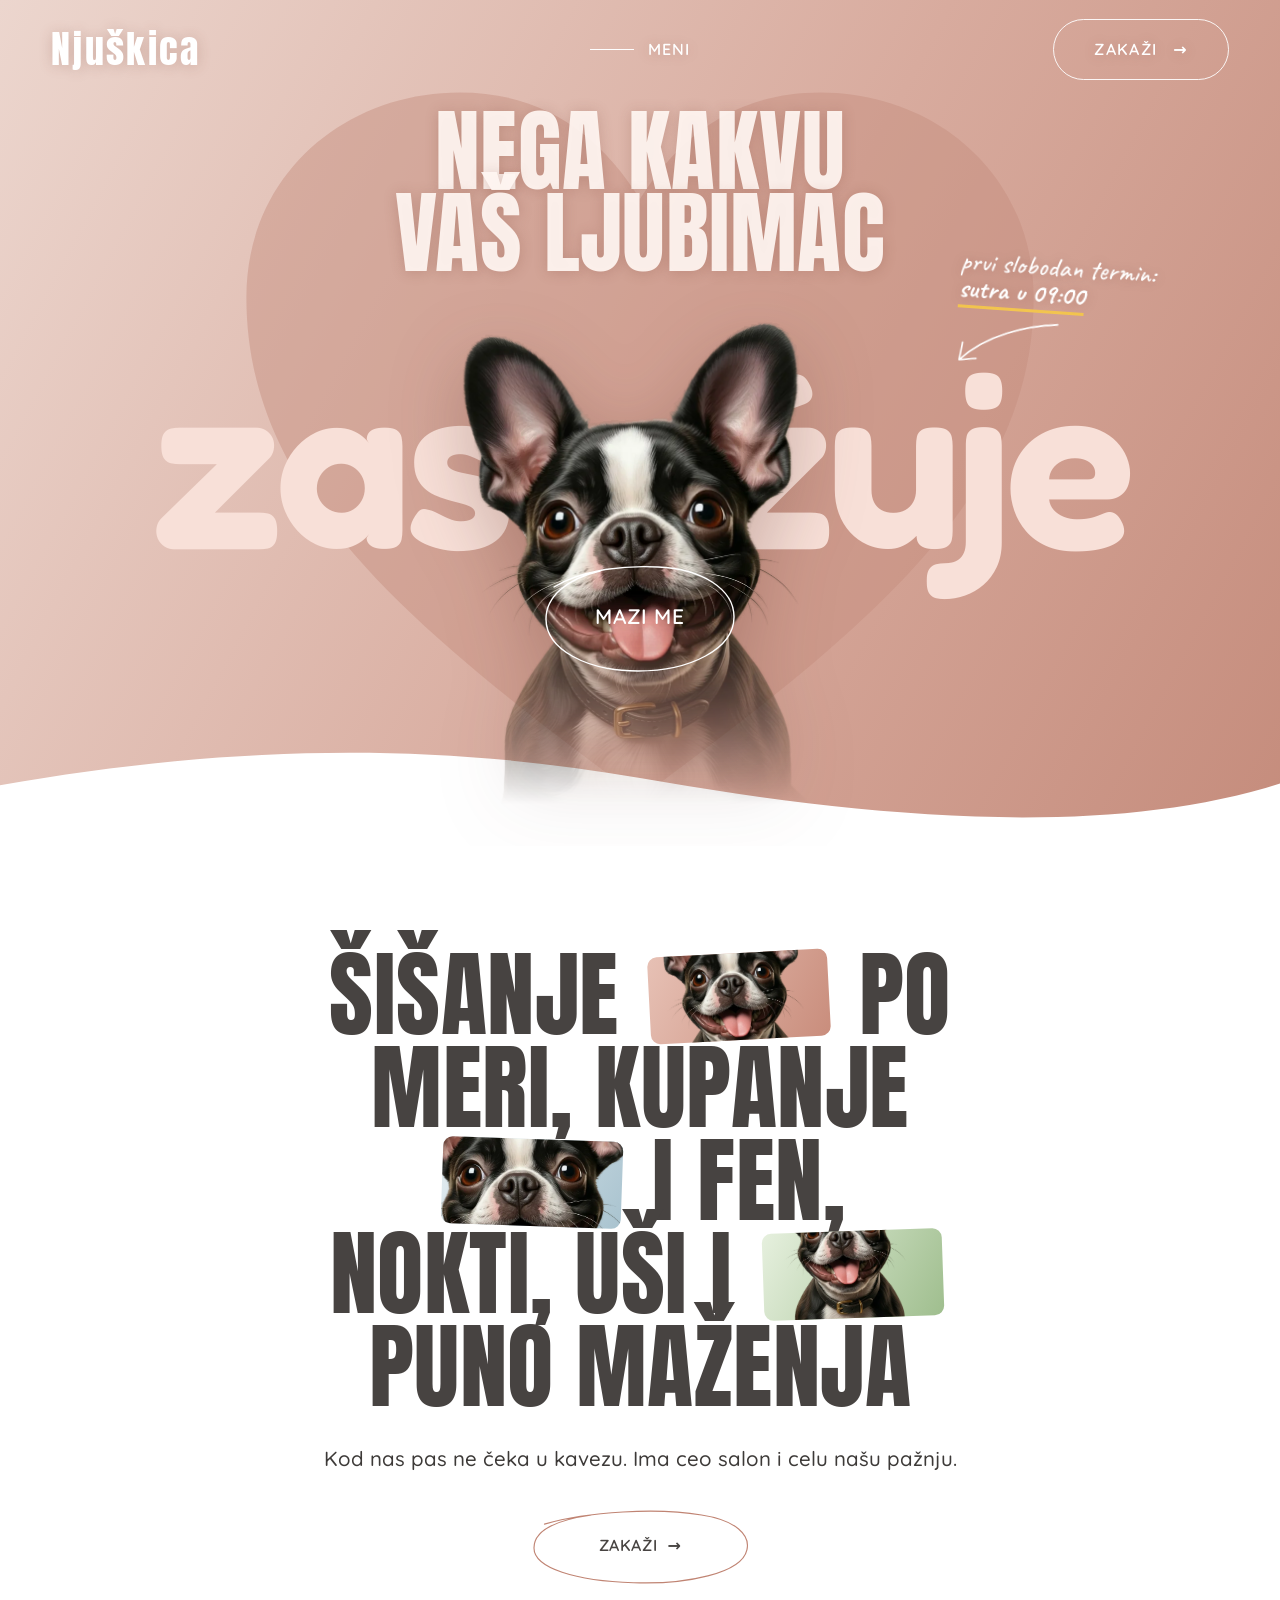
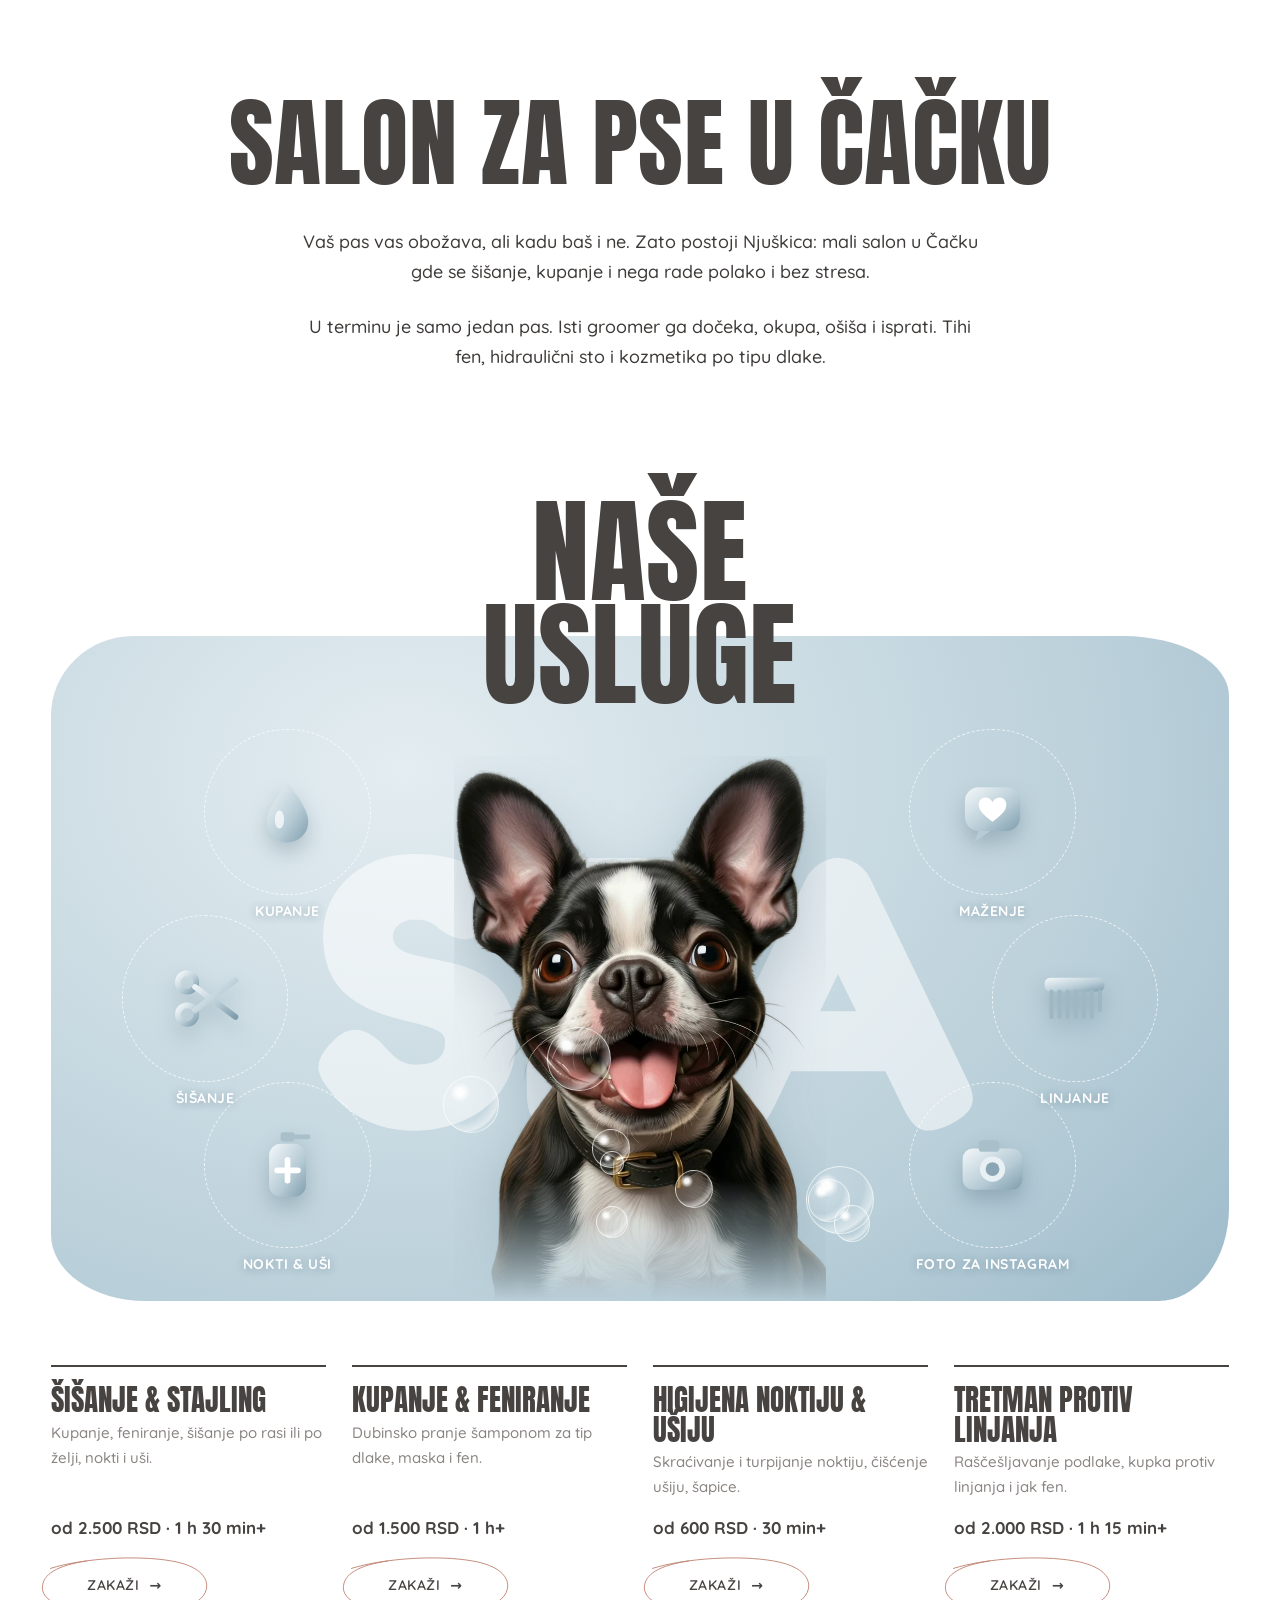
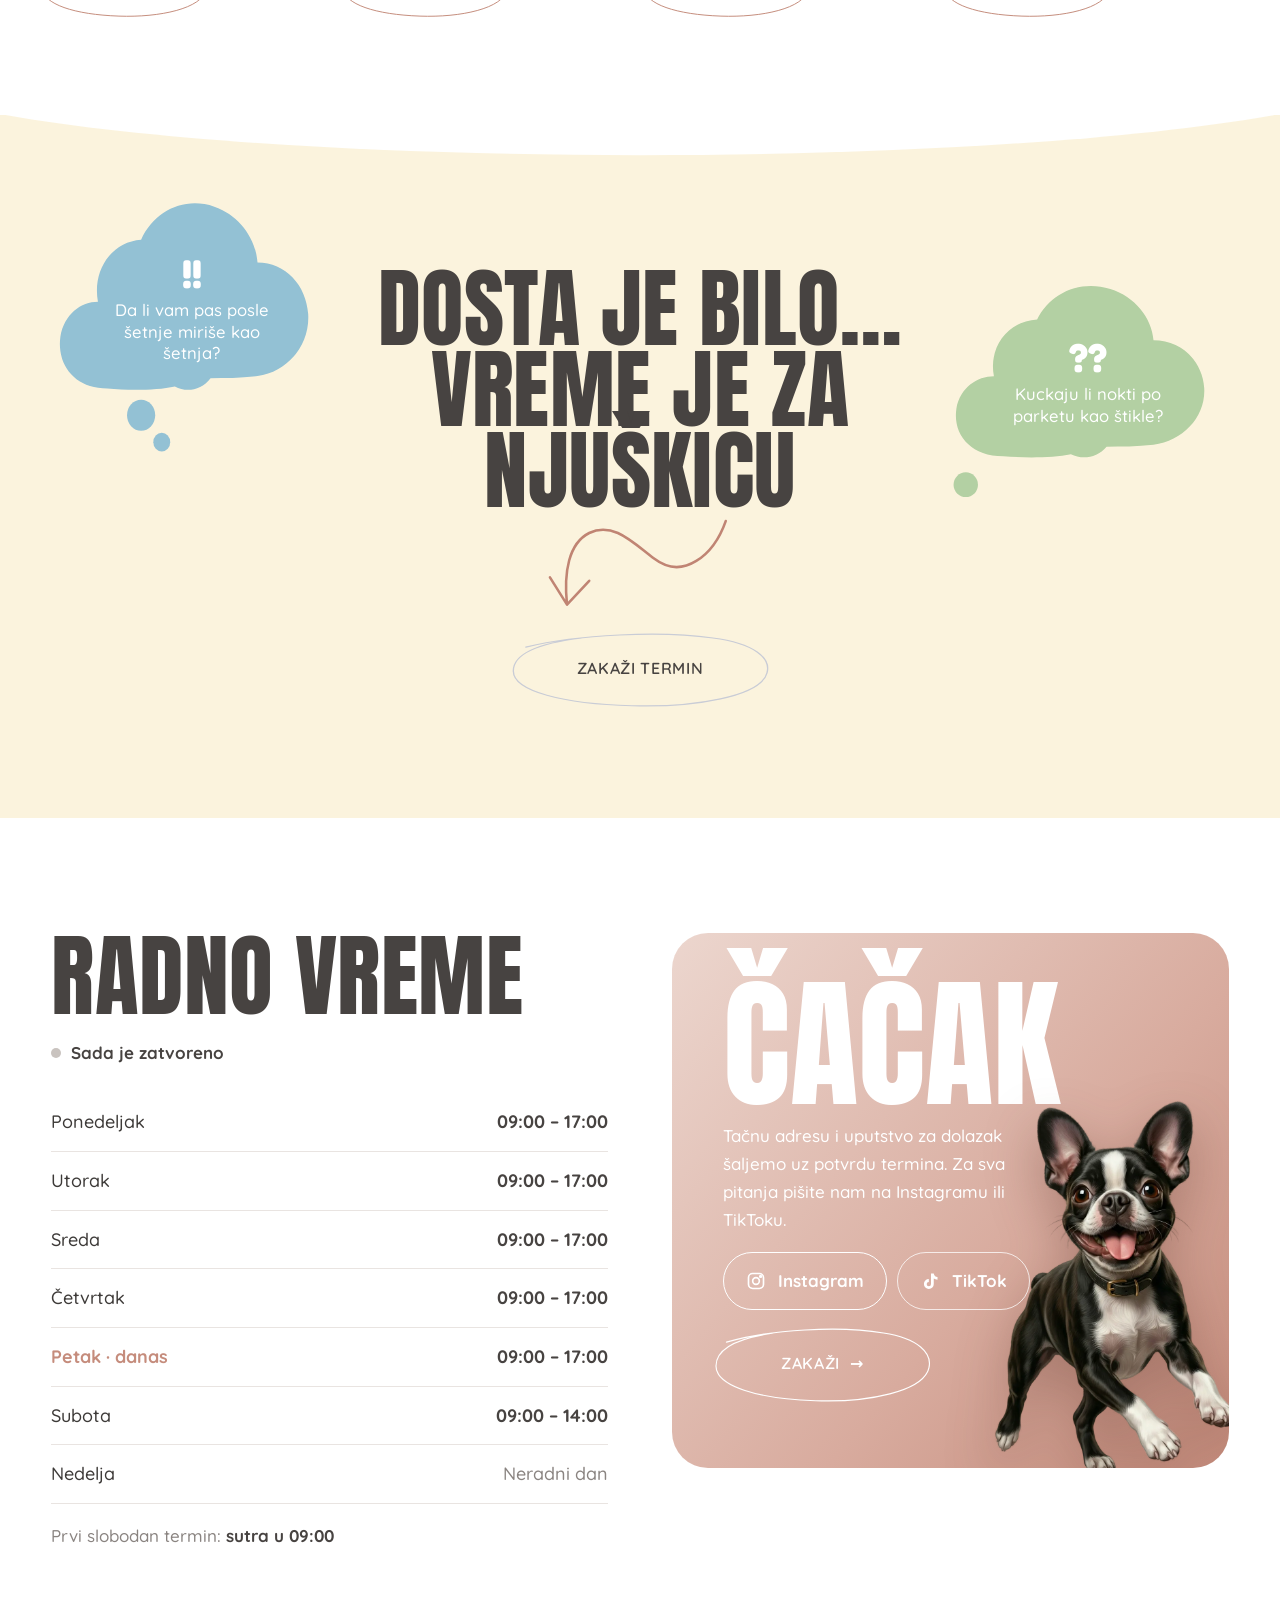
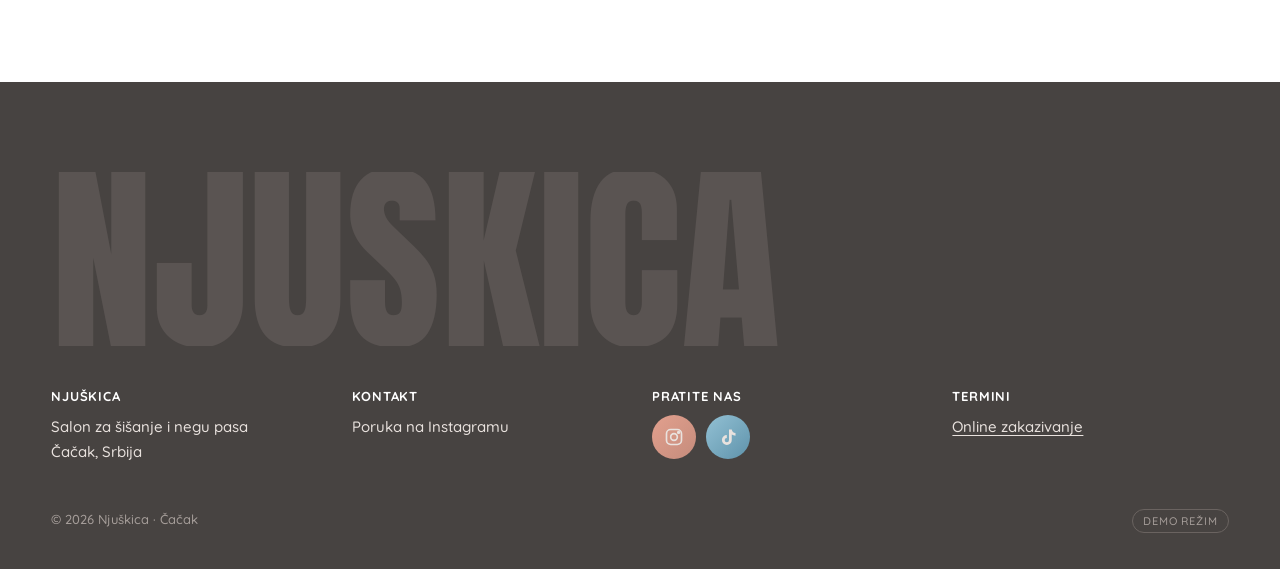
<file: index.html>
<!doctype html>
<html lang="sr-Latn">
<head>
<meta charset="utf-8">
<meta name="viewport" content="width=device-width,initial-scale=1,viewport-fit=cover">
<meta name="description" content="Njuškica – salon za šišanje i negu pasa u Čačku. Šišanje, kupanje, nokti, uši i tretman protiv linjanja. Zakažite termin online.">
<meta name="theme-color" content="#d8ab9e">
<meta property="og:type" content="website">
<meta property="og:url" content="https://janamalisic.github.io/njuskica/">
<meta property="og:title" content="Njuškica – salon za šišanje i negu pasa, Čačak">
<meta property="og:description" content="Nega kakvu vaš ljubimac zaslužuje. Jedan pas po terminu, bez kaveza. Zakažite termin online.">
<meta property="og:image" content="https://janamalisic.github.io/njuskica/apple-touch-icon.png">
<link rel="canonical" href="https://janamalisic.github.io/njuskica/">
<link rel="icon" href="favicon.png" type="image/png" sizes="64x64">
<link rel="apple-touch-icon" href="apple-touch-icon.png">
<style>[hidden]{display:none!important}html,body{margin:0}img{max-width:100%}:root{padding-top:env(safe-area-inset-top,0px);padding-bottom:env(safe-area-inset-bottom,0px)}</style>
<title>Njuškica · Salon za šišanje i negu pasa u Čačku</title>
<link rel="preconnect" href="https://fonts.googleapis.com">
<link rel="preconnect" href="https://fonts.gstatic.com" crossorigin>
<link rel="preload" as="image" href="pas-portret.webp" type="image/webp" fetchpriority="high">
<script type="application/ld+json">
{"@context":"https://schema.org","@type":"LocalBusiness","name":"Njuškica","description":"Salon za šišanje i negu pasa u Čačku. Jedan pas po terminu.","url":"https://janamalisic.github.io/njuskica/","image":"https://janamalisic.github.io/njuskica/apple-touch-icon.png","areaServed":"Čačak","address":{"@type":"PostalAddress","addressLocality":"Čačak","addressCountry":"RS"},"sameAs":["https://www.instagram.com/salon_za_sisanje_pasanjuskica/","https://www.tiktok.com/@salon_za_sisanje_pasanjuskica"],"openingHoursSpecification":[{"@type":"OpeningHoursSpecification","dayOfWeek":["Monday","Tuesday","Wednesday","Thursday","Friday"],"opens":"09:00","closes":"17:00"},{"@type":"OpeningHoursSpecification","dayOfWeek":"Saturday","opens":"09:00","closes":"14:00"}]}
</script>
<link rel="stylesheet" href="https://fonts.googleapis.com/css2?family=Anton&family=Caveat:wght@600;700&family=Fredoka:wght@500;600;700&family=Quicksand:wght@400;500;600;700&display=swap">
<link rel="stylesheet" href="style.css">

</head>
<body>
<!-- ============================================================
     SLIKA BOSTONCA
     Slike psa (PNG sa providnom pozadinom):
       pas-portret.png — početni ekran (glava), SPA oblak
       pas-sedi.png    — izbor veličine psa u zakazivanju
       pas-trci.png    — kartica „Čačak", potvrda termina
     Zamenite fajl istog imena da promenite sliku.
     ============================================================ -->

<header class="hero" id="top">
  <nav class="nav" aria-label="Glavna navigacija">
    <!-- LOGO: kad dobijete logo, zamenite tekst slikom, npr. <img src="logo.png" alt="Njuškica"> -->
    <a class="logo" href="#top" aria-label="Njuškica, početak">Njuškica</a>
    <button class="menu-btn" id="menuBtn" aria-haspopup="dialog"><i></i>MENI</button>
    <button class="pill-out" data-book>Zakaži <span aria-hidden="true">→</span></button>
  </nav>

  <svg class="hero-heart" viewBox="0 0 100 90" aria-hidden="true"><path d="M50 88C20 66 2 50 2 27 2 12 14 2 28 2c10 0 17 5 22 13C55 7 62 2 72 2c14 0 26 10 26 25 0 23-18 39-48 61Z"/></svg>
  <h1 class="hero-title"><span>Nega kakvu</span><span>vaš ljubimac</span><span class="sr"> zaslužuje</span></h1>
  <div class="hero-word" id="heroWord" aria-hidden="true"></div>

  <svg width="0" height="0" style="position:absolute" aria-hidden="true"><defs>
        <linearGradient id="rg" x1="0" y1="0" x2="1" y2="1"><stop offset="0" stop-color="#fbe3da"/><stop offset=".55" stop-color="#eebcad"/><stop offset="1" stop-color="#d79a88"/></linearGradient>
        <linearGradient id="rg2" x1="0" y1="0" x2="0" y2="1"><stop offset="0" stop-color="#f6cfc3"/><stop offset="1" stop-color="#cf8d7b"/></linearGradient>
        <linearGradient id="metal" x1="0" y1="0" x2="1" y2="0"><stop offset="0" stop-color="#b9745f"/><stop offset=".45" stop-color="#ffe6dc"/><stop offset="1" stop-color="#a8624f"/></linearGradient>
        <radialGradient id="hg" cx=".35" cy=".3" r=".85"><stop offset="0" stop-color="#ffece5"/><stop offset=".55" stop-color="#eeb8a8"/><stop offset="1" stop-color="#c98472"/></radialGradient>
        <radialGradient id="lockg" cx=".35" cy=".3" r=".8"><stop offset="0" stop-color="#ffe9e1"/><stop offset=".5" stop-color="#e9ad9b"/><stop offset="1" stop-color="#b8705e"/></radialGradient>
        <linearGradient id="ib" x1="0" y1="0" x2="1" y2="1"><stop offset="0" stop-color="#f4f8fa"/><stop offset=".6" stop-color="#b6cbd5"/><stop offset="1" stop-color="#7f9dad"/></linearGradient>
      </defs></svg>


  <!-- hand-written note -->
  <button class="note n-right" data-depth="24" data-book>
    <span>prvi slobodan termin:<br><b data-next-free>…</b></span>
    <svg viewBox="0 0 160 90" aria-hidden="true"><path d="M150 12C112 16 62 30 30 64M30 64l3-22M30 64l21-3"/></svg>
  </button>


  <div class="hero-dog" id="heroDog"><picture><source srcset="pas-portret.webp" type="image/webp"><img src="pas-portret.png" width="720" height="1057" alt="Boston terijer, maskota salona Njuškica" fetchpriority="high"></picture></div>
  <button class="pet-me" id="petMe" aria-label="Pomazi psa">
    <svg viewBox="0 0 200 120" aria-hidden="true"><path d="M14 30C40 14 80 8 118 10c44 2 76 22 76 50 0 32-44 54-96 54C46 114 6 92 6 62 6 40 26 22 60 14"/></svg>
    MAZI ME
  </button>


  <svg class="wave" viewBox="0 0 1440 130" preserveAspectRatio="none" aria-hidden="true"><path d="M0 60C240 18 470 8 720 52s520 70 720 6V130H0Z"/></svg>
</header>

<main>
  <section class="statement wrap">
    <h2 class="display reveal">Šišanje
      <span class="pic" style="--t:-3deg"><img src="pas-portret.webp" alt="" style="--zh:260%;--x:5%;--y:-72%"></span>
      po meri, kupanje
      <span class="pic" style="--a:#e5eef2;--b:#a9c3cf;--t:2deg"><img src="pas-portret.webp" alt="" style="--zh:400%;--x:-20%;--y:-110%"></span>
      i fen, nokti, uši i
      <span class="pic" style="--a:#e6f0de;--b:#9fbe8e;--t:-2deg"><img src="pas-portret.webp" alt="" style="--zh:230%;--x:8%;--y:-88%"></span>
      puno maženja</h2>
    <p class="reveal">Kod nas pas ne čeka u kavezu. Ima ceo salon i celu našu pažnju.</p>
    <button class="sketch reveal" data-book>
      <svg viewBox="0 0 260 90" preserveAspectRatio="none" aria-hidden="true"><path d="M20 22C70 8 150 4 200 12c40 6 56 22 52 38-6 26-70 38-130 36C56 84 8 70 8 48 8 30 30 18 74 12"/></svg>
      Zakaži <span class="arr">→</span>
    </button>
  </section>

  <section class="story wrap" id="o-nama">
    <h2 class="display reveal">Salon za pse u Čačku</h2>
    <div class="copy reveal">
      <p>Vaš pas vas obožava, ali kadu baš i ne. Zato postoji Njuškica: mali salon u Čačku gde se šišanje, kupanje i nega rade polako i bez stresa.</p>
      <p>U terminu je samo jedan pas. Isti groomer ga dočeka, okupa, ošiša i isprati. Tihi fen, hidraulični sto i kozmetika po tipu dlake.</p>
    </div>
  </section>

  <section class="spa wrap" id="usluge">
    <h2 class="display reveal">Naše<br>usluge</h2>
    <div class="blob" id="blob">
      <div class="spa-word" aria-hidden="true">SPA</div>
      <picture><source srcset="pas-portret.webp" type="image/webp"><img class="spa-dog" src="pas-portret.png" width="720" height="1057" alt="" loading="lazy"></picture>
    </div>
    <div class="svc-list" id="svcList"></div>
  </section>

  <section class="clouds">
    <svg class="curve" viewBox="0 0 1440 70" preserveAspectRatio="none" aria-hidden="true"><path d="M0 0H1440V0C1100 60 340 60 0 0Z"/></svg>
    <div class="cloud c-blue"><svg viewBox="0 0 300 260" preserveAspectRatio="none" aria-hidden="true"><path d="M60 196C24 196 6 172 10 146c4-22 22-34 40-34-6-30 14-58 46-60 14-28 46-42 78-32 26 8 44 30 46 54 30 0 52 22 54 50 2 30-22 56-54 60-18 2-34 2-50 2-10 12-26 14-38 8-20 4-50 4-72 2Z"/><circle cx="96" cy="222" r="15"/><circle cx="118" cy="248" r="9"/></svg>
      <span class="txt"><span class="mark">!!</span>Da li vam pas posle šetnje miriše kao šetnja?</span></div>
    <div class="cloud c-sage"><svg viewBox="0 0 300 260" preserveAspectRatio="none" aria-hidden="true"><path d="M60 196C24 196 6 172 10 146c4-22 22-34 40-34-6-30 14-58 46-60 14-28 46-42 78-32 26 8 44 30 46 54 30 0 52 22 54 50 2 30-22 56-54 60-18 2-34 2-50 2-10 12-26 14-38 8-20 4-50 4-72 2Z"/><circle cx="20" cy="226" r="13"/></svg>
      <span class="txt"><span class="mark">??</span>Kuckaju li nokti po parketu kao štikle?</span></div>
    <h2 class="display reveal">Dosta je bilo…<br>vreme je za<br>Njuškicu</h2>
    <svg class="squiggle" viewBox="0 0 240 130" aria-hidden="true"><path d="M220 20c-14 40-50 70-84 44-24-18-48-44-76-30-24 12-30 46-26 84M34 118 14 86M34 118l26-28"/></svg>
    <button class="sketch grey" data-book>
      <svg viewBox="0 0 260 90" preserveAspectRatio="none" aria-hidden="true"><path d="M20 22C70 8 150 4 200 12c40 6 56 22 52 38-6 26-70 38-130 36C56 84 8 70 8 48 8 30 30 18 74 12"/></svg>
      Zakaži termin
    </button>
  </section>

  <section class="visit wrap" id="radno-vreme">
    <div class="visit-grid">
      <div class="reveal">
        <div id="myBooking" hidden></div>
        <h2 class="display">Radno vreme</h2>
        <div class="now" id="nowStatus"><i></i><span>—</span></div>
        <ul class="hours" id="hoursList"></ul>
        <p style="color:var(--mute);margin-top:18px">Prvi slobodan termin: <b id="nextFree" style="color:var(--ink)">proveravam…</b></p>
      </div>
      <div class="loc-card reveal">
        <div class="city">Čačak</div>
        <!-- TODO: upišite tačnu adresu salona -->
        <p>Tačnu adresu i uputstvo za dolazak šaljemo uz potvrdu termina. Za sva pitanja pišite nam na Instagramu ili TikToku.</p>
        <div class="socials">
          <a class="ig" data-social="instagram" href="#" target="_blank" rel="noopener">
            <svg width="20" height="20" viewBox="0 0 24 24" fill="none" stroke="currentColor" stroke-width="2" aria-hidden="true"><rect x="3" y="3" width="18" height="18" rx="5"/><circle cx="12" cy="12" r="4"/><circle cx="17.5" cy="6.5" r="1" fill="currentColor"/></svg>
            Instagram
          </a>
          <a class="ig tt" data-social="tiktok" href="#" target="_blank" rel="noopener">
            <svg width="20" height="20" viewBox="0 0 24 24" fill="currentColor" aria-hidden="true"><path d="M16.5 3c.4 2.4 1.9 4 4.5 4.2v3.3c-1.7 0-3.2-.5-4.5-1.4v6.4A5.9 5.9 0 1 1 10.6 9.7v3.4a2.6 2.6 0 1 0 2.6 2.6V3h3.3Z"/></svg>
            TikTok
          </a>
        </div>
        <button class="sketch light" data-book>
          <svg viewBox="0 0 260 90" preserveAspectRatio="none" aria-hidden="true"><path d="M20 22C70 8 150 4 200 12c40 6 56 22 52 38-6 26-70 38-130 36C56 84 8 70 8 48 8 30 30 18 74 12"/></svg>
          Zakaži <span class="arr">→</span>
        </button>
        <picture><source srcset="pas-trci.webp" type="image/webp"><img class="mini-dog" src="pas-trci.png" width="720" height="1099" alt="" loading="lazy"></picture>
      </div>
    </div>
  </section>
</main>

<footer>
  <div class="wrap">
    <div class="big" aria-hidden="true">Njuškica</div>
    <div class="cols">
      <div><b>Njuškica</b>Salon za šišanje i negu pasa<br>Čačak, Srbija</div>
      <div><b>Kontakt</b><a data-social="instagram" href="#" target="_blank" rel="noopener">Poruka na Instagramu</a><!-- TODO: telefon --></div>
      <div><b>Pratite nas</b>
        <div class="social">
          <a class="ig" data-social="instagram" href="#" target="_blank" rel="noopener" aria-label="Instagram"><svg viewBox="0 0 24 24" fill="none" stroke="currentColor" stroke-width="2" aria-hidden="true"><rect x="3" y="3" width="18" height="18" rx="5"/><circle cx="12" cy="12" r="4"/><circle cx="17.5" cy="6.5" r="1" fill="currentColor"/></svg></a>
          <a class="tt" data-social="tiktok" href="#" target="_blank" rel="noopener" aria-label="TikTok"><svg viewBox="0 0 24 24" fill="currentColor" aria-hidden="true"><path d="M16.5 3c.4 2.4 1.9 4 4.5 4.2v3.3c-1.7 0-3.2-.5-4.5-1.4v6.4A5.9 5.9 0 1 1 10.6 9.7v3.4a2.6 2.6 0 1 0 2.6 2.6V3h3.3Z"/></svg></a>
        </div>
      </div>
      <div><b>Termini</b><button class="linkbtn" data-book>Online zakazivanje</button></div>
    </div>
    <div class="fine">
      <span>© <span id="yr"></span> Njuškica · Čačak</span>
      <span class="mode" id="modePill">…</span>
    </div>
  </div>
</footer>

<button class="fab" id="fab" data-book aria-hidden="true" tabindex="-1">Zakaži termin <span aria-hidden="true">→</span></button>
<div id="modalRoot"></div>

<script src="app.js"></script>

</body>
</html>
</file>
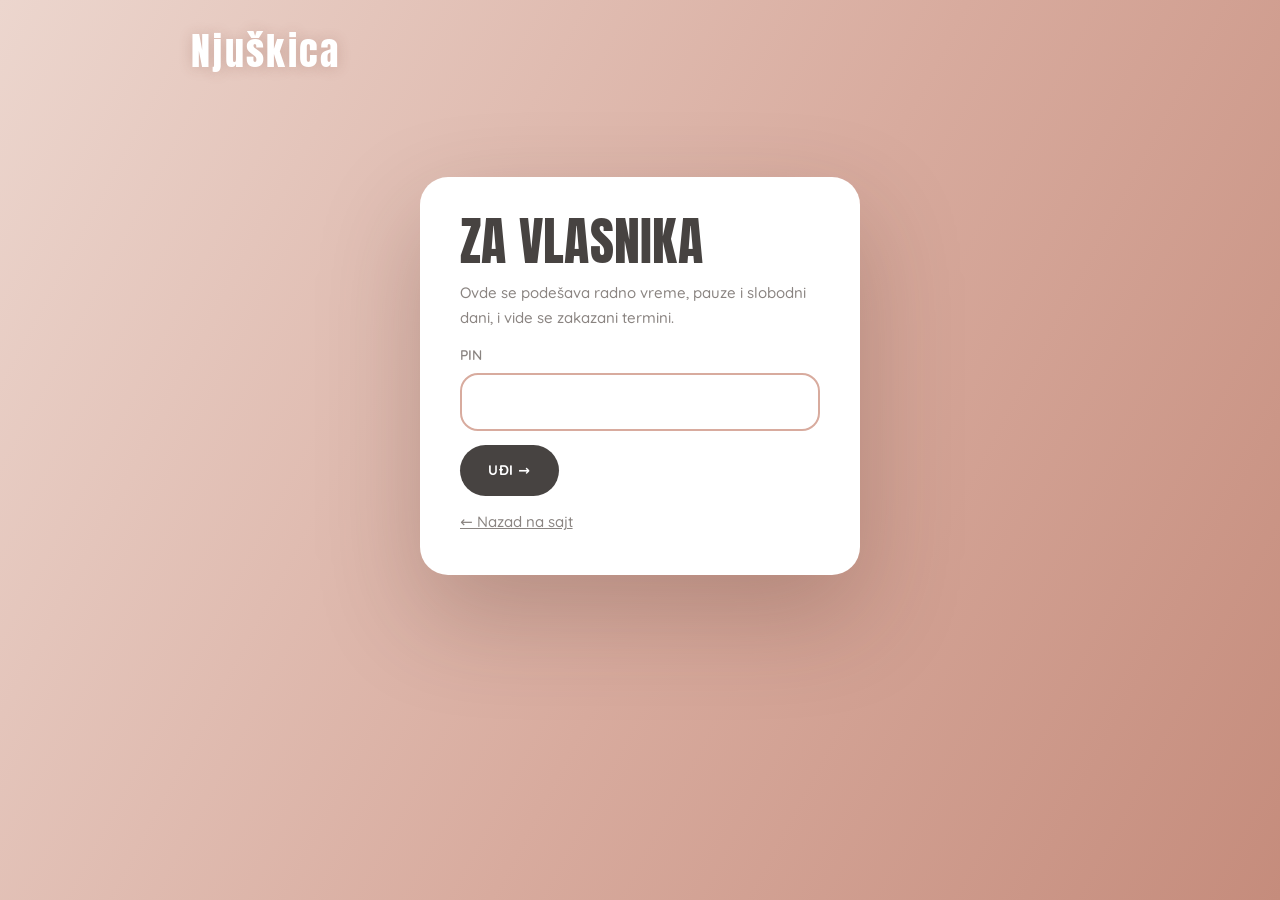
<file: admin.html>
<!doctype html>
<html lang="sr-Latn">
<head>
<meta charset="utf-8">
<meta name="viewport" content="width=device-width,initial-scale=1,viewport-fit=cover">
<meta name="robots" content="noindex,nofollow">
<meta name="theme-color" content="#d8ab9e">
<link rel="icon" href="favicon.png" type="image/png" sizes="64x64">
<link rel="apple-touch-icon" href="apple-touch-icon.png">
<style>[hidden]{display:none!important}html,body{margin:0}img{max-width:100%}</style>
<title>Njuškica · Za vlasnika</title>
<link rel="preconnect" href="https://fonts.googleapis.com">
<link rel="preconnect" href="https://fonts.gstatic.com" crossorigin>
<link rel="stylesheet" href="https://fonts.googleapis.com/css2?family=Anton&family=Caveat:wght@600;700&family=Fredoka:wght@500;600;700&family=Quicksand:wght@400;500;600;700&display=swap">
<link rel="stylesheet" href="style.css">
</head>
<body class="admin-page">
<main class="admin-wrap">
  <a class="logo" href="index.html" aria-label="Njuškica, nazad na sajt">Njuškica</a>
  <div id="gate"></div>
  <div id="modalRoot"></div>
</main>
<script src="app.js"></script>
</body>
</html>
</file>
<file: style.css>
/* Layout: playful-luxe one-pager — full-bleed rose-gold hero with a giant word behind the mascot, then white editorial blocks of huge condensed type, a "SPA" blob and thought clouds. */
:root{
  --rose-1:#ecd6ce; --rose-2:#d8ab9e; --rose-3:#c58c7c; --rose-ink:#c08473;
  --rose-pale:#f8e0d8;
  --sky-1:#e4edf1; --sky-2:#b9cfd9; --sky-3:#9fbccb;
  --cloud-blue:#93c1d4; --cloud-sage:#b3d0a3; --sun:#f3c54f; --butter:#fbf3dd;
  --ink:#474341; --text:#3d3a38; --mute:#8a8481;
  --paper:#ffffff; --mist:#f4f4f4;
  --f-display:"Anton","Impact","Arial Narrow Bold",sans-serif;
  --f-round:"Fredoka","Quicksand",system-ui,sans-serif;
  --f-body:"Quicksand",system-ui,-apple-system,"Segoe UI",sans-serif;
  --gutter:clamp(16px,4vw,64px);
  color-scheme:light;
}
*{box-sizing:border-box}
html{scroll-behavior:smooth}
body{background:var(--paper);color:var(--text);font-family:var(--f-body);font-weight:500;font-size:17px;line-height:1.65;overflow-x:hidden;-webkit-font-smoothing:antialiased}
a{color:inherit}
button{font:inherit;color:inherit;cursor:pointer;background:none;border:0;padding:0}
h1,h2,h3{margin:0;font-weight:400}
.display{font-family:var(--f-display);text-transform:uppercase;line-height:.98;letter-spacing:.005em;color:var(--ink);text-wrap:balance}
:focus-visible{outline:2px solid var(--rose-ink);outline-offset:4px;border-radius:8px}
.sr{position:absolute!important;width:1px;height:1px;overflow:hidden;clip:rect(0 0 0 0);white-space:nowrap}
.menu-btn,.pill-out,.hero-title{text-shadow:0 1px 14px rgba(120,60,45,.22)}
.wrap{padding-inline:var(--gutter);max-width:1440px;margin-inline:auto}

/* ---------- sketch-ellipse button (hand-drawn ring) ---------- */
.sketch{position:relative;display:inline-grid;grid-auto-flow:column;align-items:center;padding:22px 58px;font-family:var(--f-body);font-weight:600;font-size:16px;letter-spacing:.04em;text-transform:uppercase;color:var(--ink);text-decoration:none;isolation:isolate}
.sketch svg{position:absolute;inset:-6px -14px;width:calc(100% + 28px);height:calc(100% + 12px);z-index:-1;overflow:visible;pointer-events:none}
.sketch svg path{fill:none;stroke:var(--rose-ink);stroke-width:1.3;stroke-linecap:round;stroke-dasharray:640;stroke-dashoffset:0}
.sketch:hover svg path{animation:redraw .9s cubic-bezier(.6,.1,.2,1)}
@keyframes redraw{from{stroke-dashoffset:640}to{stroke-dashoffset:0}}
.sketch .arr{display:inline-block;margin-left:10px;transition:transform .3s}
.sketch:hover .arr{transform:translateX(5px)}
.sketch.light{color:#fff}
.sketch.light svg path{stroke:#fff}
.sketch.grey svg path{stroke:#c9ccd6}

/* ---------- NAV ---------- */
.nav{position:absolute;inset:0 0 auto 0;z-index:30;display:grid;grid-template-columns:1fr auto 1fr;align-items:center;padding:calc(18px + env(safe-area-inset-top,0px)) var(--gutter) 0}
.logo{justify-self:start;font-family:var(--f-display);font-size:clamp(28px,3vw,44px);letter-spacing:.06em;color:#fff;text-decoration:none;text-shadow:0 1px 14px rgba(120,60,45,.22)}
.logo img{display:block;height:clamp(64px,8vw,120px);width:auto}
.menu-btn{display:flex;align-items:center;gap:14px;color:#fff;font-size:16px;font-weight:600;letter-spacing:.06em}
.menu-btn i{display:block;width:44px;height:1.5px;background:currentColor;transition:width .3s}
.menu-btn:hover i{width:64px}
.pill-out{justify-self:end;display:inline-flex;align-items:center;gap:16px;padding:16px 40px;border:1.5px solid rgba(255,255,255,.9);border-radius:999px;color:#fff;font-weight:600;font-size:16px;letter-spacing:.08em;text-transform:uppercase;transition:background .3s,color .3s}
.pill-out:hover{background:#fff;color:var(--rose-3)}
@media (max-width:700px){.menu-btn i{width:20px}.pill-out{padding:11px 18px;font-size:13px;gap:8px}.menu-btn{font-size:13px;gap:8px}}

/* ---------- HERO ---------- */
.hero{position:relative;min-height:clamp(600px,94vh,960px);overflow:hidden;background:linear-gradient(118deg,var(--h1) 0%,var(--h2) 55%,var(--h3) 100%);--h1:var(--rose-1);--h2:var(--rose-2);--h3:var(--rose-3);--word:var(--rose-pale);--heart:rgba(196,140,124,.45)}
.hero-heart{position:absolute;left:50%;top:9%;width:min(820px,82vw);transform:translateX(-50%);color:var(--heart)}
.hero-heart path{fill:currentColor}
.hero-title{position:absolute;left:0;right:0;top:clamp(110px,8.5vw,110px);text-align:center;font-family:var(--f-display);text-transform:uppercase;line-height:.92;font-size:clamp(44px,7vw,104px);color:rgba(255,246,242,.92);z-index:3;pointer-events:none;letter-spacing:.005em}
.hero-title span{display:block}
.hero-word{position:absolute;left:50%;top:clamp(250px,33vw,360px);transform:translateX(-50%);z-index:2;font-family:var(--f-round);font-weight:600;font-size:clamp(60px,19vw,300px);line-height:.8;letter-spacing:-.03em;color:var(--word);white-space:nowrap;pointer-events:none}
.hero-word .ch{display:inline-block;animation:pop-ch .9s cubic-bezier(.2,1.4,.4,1) both}
@keyframes pop-ch{from{transform:translateY(30%) scale(.8);opacity:0}}
.hero-dog{position:absolute;left:50%;bottom:0;z-index:4;height:min(62%,600px);transform:translateX(-50%);transform-origin:50% 100%;cursor:pointer;filter:drop-shadow(0 24px 36px rgba(80,40,30,.26))}
.hero-dog img{height:100%;width:auto;max-width:none;display:block;user-select:none;-webkit-user-drag:none;-webkit-mask-image:linear-gradient(to bottom,#000 52%,rgba(0,0,0,.55) 72%,transparent 92%);mask-image:linear-gradient(to bottom,#000 52%,rgba(0,0,0,.55) 72%,transparent 92%)}
.hero-dog.wiggle{animation:wiggle .9s cubic-bezier(.3,1.6,.5,1)}
@keyframes wiggle{0%{transform:translateX(-50%) rotate(0)}20%{transform:translateX(-50%) rotate(-4deg) scale(1.02)}45%{transform:translateX(-50%) rotate(3deg)}70%{transform:translateX(-50%) rotate(-1.5deg)}100%{transform:translateX(-50%) rotate(0)}}
.pet-me{position:absolute;left:50%;bottom:20%;transform:translateX(-50%);z-index:6;width:200px;height:120px;display:grid;place-items:center;color:#fff;font-weight:600;font-size:21px;letter-spacing:.03em}
.pet-me svg{position:absolute;inset:0;width:100%;height:100%;overflow:visible}
.pet-me svg path{fill:none;stroke:#fff;stroke-width:1.4;stroke-linecap:round;stroke-dasharray:640;animation:redraw 1.6s .6s cubic-bezier(.6,.1,.2,1) both}
.pet-me:hover svg path{animation:redraw .9s cubic-bezier(.6,.1,.2,1)}
.wave{position:absolute;left:0;right:0;bottom:-1px;z-index:3;width:100%;height:clamp(60px,9vw,130px);display:block}
.wave path{fill:var(--paper)}
.note{position:absolute;z-index:6;display:block;color:#fff;font-family:"Caveat",var(--f-round),cursive;font-size:clamp(24px,2.1vw,34px);line-height:1.02;text-align:left;text-shadow:0 1px 12px rgba(120,60,45,.25);will-change:transform}
.note svg{display:block;width:clamp(110px,10vw,160px);overflow:visible;margin-top:6px}
.note path{fill:none;stroke:#fff;stroke-width:2;stroke-linecap:round;stroke-linejoin:round;stroke-dasharray:300;animation:redraw 1.4s .9s cubic-bezier(.6,.1,.2,1) both}
.note b{font-weight:700;border-bottom:3px solid var(--sun)}
.n-right{right:10%;top:30%;cursor:pointer;transform:rotate(4deg)}
.n-right:hover b{border-bottom-color:#fff}
.n-right svg{margin-left:-10%}
.burst{position:absolute;z-index:8;pointer-events:none;color:#fff;animation:burst 1.2s ease-out forwards}
@keyframes burst{to{transform:translate(var(--dx),var(--dy)) scale(1.4) rotate(var(--r));opacity:0}}
@media (max-width:860px){
  /* phones: headline and giant word up top, the mascot's head large at the bottom, one tappable note, nothing else */
  .hero{min-height:clamp(620px,100svh,860px)}
  .hero-title{top:84px;font-size:clamp(38px,10.5vw,66px)}
  .hero-heart{top:76px;width:min(560px,92vw)}
  .hero-word{top:calc(84px + 21vw)}
  .pet-me{display:none}
  .hero-dog{height:min(58%,480px)}
  .note{display:block;font-size:21px}
  .n-right{right:4%;top:auto;bottom:clamp(90px,16vw,140px);transform:rotate(3deg);text-align:right;z-index:6}
  .n-right svg{width:76px;margin-left:auto;margin-right:30%;transform:scaleX(-1) rotate(10deg)}
}

/* ---------- STATEMENT ---------- */
.statement{text-align:center;padding-block:clamp(56px,8vw,110px) clamp(70px,9vw,130px)}
.statement h2{font-size:clamp(40px,7.4vw,112px);max-width:16ch;margin-inline:auto}
.pic{display:inline-block;vertical-align:-.06em;width:1.9em;height:.92em;border-radius:.1em;overflow:hidden;position:relative;background:linear-gradient(120deg,var(--a,#e7c1b5),var(--b,#c98d7c));margin-inline:.08em;transform:rotate(var(--t,0deg));transition:transform .4s cubic-bezier(.2,1.4,.4,1)}
.pic:hover{transform:rotate(0) scale(1.06)}
.pic img{position:absolute;height:var(--zh,260%);width:auto;max-width:none;left:var(--x,20%);top:var(--y,-8%)}
.statement p{font-size:clamp(18px,1.6vw,22px);margin:30px 0 34px}

/* ---------- STORY ---------- */
.story{text-align:center;padding-bottom:clamp(60px,8vw,110px)}
.story h2{font-size:clamp(44px,7.6vw,116px)}
.story .copy{max-width:62ch;margin:36px auto 0;font-size:clamp(17px,1.4vw,20px)}
.story .copy p{margin:0 0 26px}

/* ---------- SERVICES / SPA ---------- */
.spa{position:relative;padding-bottom:clamp(60px,8vw,120px)}
.spa h2{position:relative;z-index:3;text-align:center;font-size:clamp(56px,9vw,136px);line-height:.9;margin-bottom:calc(clamp(56px,9vw,136px) * -.62)}
.blob{position:relative;margin-inline:auto;max-width:1380px;min-height:clamp(520px,52vw,720px);background:radial-gradient(90% 120% at 30% 20%,var(--sky-1),var(--sky-2) 70%,var(--sky-3));border-radius:7% 9% 6% 8% / 12% 9% 14% 10%;overflow:hidden}
.blob .spa-word{position:absolute;left:50%;top:52%;transform:translate(-50%,-50%);font-family:var(--f-round);font-weight:700;font-size:clamp(170px,30vw,460px);letter-spacing:-.02em;color:rgba(255,255,255,.55);line-height:.8;pointer-events:none}
.blob .spa-dog{position:absolute;left:50%;bottom:0;height:82%;-webkit-mask-image:linear-gradient(to bottom,#000 78%,transparent);mask-image:linear-gradient(to bottom,#000 78%,transparent);width:auto;max-width:none;transform:translateX(-50%);z-index:2;filter:drop-shadow(0 26px 30px rgba(40,70,90,.25))}
.bubble{position:absolute;z-index:3;border-radius:50%;background:radial-gradient(circle at 30% 28%,rgba(255,255,255,.95) 0 6%,rgba(255,255,255,.12) 18%,rgba(255,255,255,.04) 55%,rgba(255,255,255,.5) 72%,rgba(255,255,255,.08) 76%);border:1px solid rgba(255,255,255,.6);animation:rise var(--d,9s) linear infinite;animation-delay:var(--dl,0s);pointer-events:none}
@keyframes rise{0%{transform:translateY(40px) scale(.7);opacity:0}15%{opacity:1}100%{transform:translateY(-420px) translateX(var(--sx,20px)) scale(1.05);opacity:0}}
.orbit{position:absolute;z-index:4;width:clamp(120px,13vw,200px);aspect-ratio:1;border-radius:50%;border:1.5px dashed rgba(255,255,255,.75);display:grid;place-items:center;transition:background .35s,transform .45s cubic-bezier(.2,1.4,.4,1)}
.orbit svg{width:42%;height:auto;filter:drop-shadow(0 10px 10px rgba(40,70,90,.25));transition:transform .5s cubic-bezier(.2,1.4,.4,1)}
.orbit .lbl{position:absolute;left:50%;bottom:-6px;transform:translate(-50%,100%);white-space:nowrap;font-weight:700;font-size:14px;color:#fff;letter-spacing:.04em;text-transform:uppercase;text-shadow:0 1px 8px rgba(40,70,90,.35)}
.orbit:hover,.orbit[aria-expanded="true"]{background:rgba(255,255,255,.28);border-style:solid;transform:scale(1.06)}
.orbit:hover svg{transform:rotate(-10deg) scale(1.12)}
.o1{left:13%;top:14%}.o2{left:6%;top:42%}.o3{left:13%;bottom:8%}.o4{right:13%;top:14%}.o5{right:6%;top:42%}.o6{right:13%;bottom:8%}
.svc-pop{position:absolute;z-index:6;width:min(300px,80vw);padding:20px 22px;border-radius:22px;background:#fff;box-shadow:0 30px 60px rgba(40,70,90,.22);animation:pop .35s cubic-bezier(.2,1.4,.4,1) both;text-align:left}
@keyframes pop{from{transform:scale(.9);opacity:0}}
.svc-pop h3{font-family:var(--f-display);text-transform:uppercase;font-size:28px;color:var(--ink);line-height:1}
.svc-pop p{margin:8px 0 12px;font-size:15px}
.svc-pop .meta{display:flex;justify-content:space-between;font-weight:700;font-size:14px;color:var(--ink);margin-bottom:10px;font-variant-numeric:tabular-nums}
.svc-list{display:grid;grid-template-columns:repeat(4,minmax(0,1fr));gap:clamp(16px,2vw,28px);margin-top:clamp(40px,5vw,64px)}
.svc-item{display:flex;flex-direction:column;gap:6px;padding-top:18px;border-top:2px solid var(--ink);min-width:0}
.svc-item h3{font-family:var(--f-display);text-transform:uppercase;font-size:clamp(26px,2.3vw,34px);line-height:1;color:var(--ink)}
.svc-item p{margin:0;font-size:15px;color:var(--mute)}
.svc-item .price{font-weight:700;color:var(--ink);font-variant-numeric:tabular-nums;margin-top:auto;padding-top:8px}
.svc-item .sketch{align-self:flex-start;padding:16px 36px;font-size:14px;margin-top:10px}
.svc-item .go{display:none}
/* "my booking" card + receipt actions */
.mybook{display:flex;flex-wrap:wrap;align-items:center;gap:10px 16px;margin:0 0 22px;padding:16px 18px;border-radius:22px;background:var(--butter);border:1.5px solid #efdfae}
.mybook b{font-family:var(--f-display);text-transform:uppercase;font-size:22px;line-height:1;color:var(--ink)}
.mybook span{font-size:15px;color:var(--mute);flex:1;min-width:160px}
.done .acts{display:flex;flex-wrap:wrap;justify-content:center;gap:8px;margin-top:18px}
a.btn{text-decoration:none}
.alist .acts{display:flex;gap:6px;flex-wrap:wrap;align-items:center}
@media (max-width:1000px){.svc-list{grid-template-columns:repeat(2,minmax(0,1fr))}}
@media (max-width:760px){
  .orbit,.svc-pop{display:none}
  .blob{min-height:380px;border-radius:28px}
  .blob .spa-word{font-size:46vw}
}
@media (max-width:520px){.svc-list{grid-template-columns:1fr}}

/* ---------- CLOUDS ---------- */
.clouds{position:relative;background:var(--butter);padding-block:clamp(110px,12vw,170px) clamp(80px,9vw,130px);text-align:center;overflow:hidden}
.clouds .curve{position:absolute;left:0;right:0;top:-1px;width:100%;height:clamp(40px,5vw,70px)}
.clouds .curve path{fill:var(--paper)}
.clouds h2{position:relative;z-index:4;font-size:clamp(48px,6.8vw,112px);line-height:.93;max-width:15ch;margin-inline:auto}
.cloud{position:absolute;z-index:3;width:clamp(240px,22vw,340px);color:#fff;font-size:clamp(15px,1.3vw,19px);line-height:1.3;animation:bob 7s ease-in-out infinite}
.cloud svg{position:absolute;inset:0;width:100%;height:100%;overflow:visible}
.cloud .txt{position:relative;padding:24% 15% 32%;display:block}
.cloud .mark{display:block;font-family:var(--f-round);font-weight:700;font-size:40px;line-height:1;margin-bottom:6px}
.cloud.c-blue{left:max(2%,calc(50% - 46vw));top:10%}
.cloud.c-blue svg path,.cloud.c-blue svg circle{fill:var(--cloud-blue)}
.cloud.c-sage{right:max(2%,calc(50% - 46vw));top:22%;animation-delay:-3s}
.cloud.c-sage svg path,.cloud.c-sage svg circle{fill:var(--cloud-sage)}
.squiggle{display:block;margin:-8px auto 18px;width:clamp(150px,16vw,240px);position:relative;z-index:2}
.squiggle path{fill:none;stroke:var(--rose-ink);stroke-width:3;stroke-linecap:round;stroke-linejoin:round}
@media (max-width:1100px){
  .cloud{position:relative;left:auto!important;right:auto!important;top:auto!important;display:inline-block;vertical-align:top;width:min(47%,300px);margin:0 .5% 18px;font-size:14px}
  .cloud .mark{font-size:30px}
  .cloud.c-sage{margin-top:40px}
  .clouds{padding-top:clamp(70px,10vw,110px)}
}

/* ---------- VISIT ---------- */
.visit{padding-block:clamp(70px,9vw,130px)}
.visit-grid{display:grid;grid-template-columns:minmax(0,1fr) minmax(0,1fr);gap:clamp(28px,5vw,80px);align-items:start}
.visit h2{font-size:clamp(48px,7vw,104px)}
.hours{list-style:none;margin:26px 0 0;padding:0}
.hours li{display:flex;justify-content:space-between;gap:16px;padding-block:14px;border-bottom:1.5px solid #e9e4e1;font-size:18px;font-variant-numeric:tabular-nums}
.hours li .t{font-weight:700;color:var(--ink)}
.hours li .off{color:var(--mute);font-weight:500}
.hours li.today .d{color:var(--rose-3);font-weight:700}
.hours li.today .d::after{content:" · danas"}
.now{display:inline-flex;align-items:center;gap:10px;margin-top:18px;font-weight:700;color:var(--ink)}
.now i{width:10px;height:10px;border-radius:50%;background:#c9c3bf}
.now.open i{background:#7fb36b;box-shadow:0 0 0 5px rgba(127,179,107,.2)}
.loc-card{position:relative;border-radius:36px;padding:clamp(28px,4vw,52px);background:linear-gradient(130deg,var(--rose-1),var(--rose-2) 60%,var(--rose-3));color:#fff;overflow:hidden;min-height:440px;display:flex;flex-direction:column;gap:18px}
.loc-card .city{font-family:var(--f-display);text-transform:uppercase;font-size:clamp(84px,11vw,170px);line-height:.85}
.loc-card p{margin:0;max-width:30ch;position:relative;z-index:2}
.loc-card .ig{position:relative;z-index:2;display:inline-flex;align-items:center;gap:12px;align-self:flex-start;max-width:100%;padding:14px 22px;border:1.5px solid #fff;border-radius:999px;font-weight:700;text-decoration:none;overflow-wrap:anywhere;transition:background .3s,color .3s}
.loc-card .ig:hover{background:#fff;color:var(--rose-3)}
.loc-card .socials{position:relative;z-index:2;display:flex;flex-wrap:wrap;gap:10px}
.loc-card .ig.tt{border-color:rgba(255,255,255,.75)}
/* social icon buttons (footer, menu) */
.social{display:flex;gap:10px;margin-top:4px}
.social a{display:inline-flex;align-items:center;justify-content:center;width:44px;height:44px;border-radius:50%;color:#fff;text-decoration:none;transition:transform .25s cubic-bezier(.2,1.4,.4,1)}
.social a:hover{transform:translateY(-3px) rotate(-6deg);color:#fff}
.social a.ig{background:linear-gradient(135deg,#e2a08e,#c58c7c)}
.social a.tt{background:linear-gradient(135deg,#93c1d4,#5f93ab)}
.social svg{width:20px;height:20px}
.loc-card .mini-dog{position:absolute;right:-10px;bottom:-6px;height:70%;width:auto;max-width:none;pointer-events:none;filter:drop-shadow(0 20px 26px rgba(80,40,30,.3))}
.loc-card .sketch{align-self:flex-start;margin-top:auto;z-index:2}
@media (max-width:860px){.visit-grid{grid-template-columns:1fr}.loc-card .mini-dog{height:46%;right:-40px}}

/* ---------- FOOTER ---------- */
footer{background:var(--ink);color:#e9e2de;padding-block:clamp(56px,7vw,90px) 36px}
footer .big{font-family:var(--f-display);text-transform:uppercase;font-size:clamp(70px,16vw,250px);line-height:.85;color:#5a5452;overflow:hidden;white-space:nowrap;margin-bottom:40px}
footer .cols{display:grid;grid-template-columns:repeat(4,minmax(0,1fr));gap:24px;font-size:15px}
footer .cols b{display:block;color:#fff;font-weight:700;letter-spacing:.06em;text-transform:uppercase;font-size:13px;margin-bottom:8px}
footer .cols a,footer .linkbtn{overflow-wrap:anywhere;color:#e9e2de}
footer .cols a{text-decoration:none}
footer a:hover,footer .linkbtn:hover{color:var(--rose-2)}
footer .fine{display:flex;flex-wrap:wrap;justify-content:space-between;gap:12px;margin-top:44px;font-size:13px;color:#a69e9a}
.linkbtn{text-decoration:underline;text-underline-offset:3px}
.mode{display:inline-block;padding:2px 10px;border-radius:999px;border:1px solid #6a6360;font-size:11px;letter-spacing:.08em;text-transform:uppercase}
@media (max-width:760px){footer .cols{grid-template-columns:1fr 1fr}}

/* ---------- STICKY CTA ---------- */
.fab{position:fixed;right:var(--gutter);bottom:calc(20px + env(safe-area-inset-bottom,0px));z-index:60;display:inline-flex;align-items:center;gap:10px;padding:16px 26px;border-radius:999px;background:var(--ink);color:#fff;font-weight:700;font-size:14px;letter-spacing:.06em;text-transform:uppercase;box-shadow:0 18px 40px rgba(71,40,30,.28);transform:translateY(140%);opacity:0;transition:transform .5s cubic-bezier(.2,1.2,.4,1),opacity .3s,background .25s;pointer-events:none}
.fab.show{transform:none;opacity:1;pointer-events:auto}
.fab:hover{background:var(--rose-3)}
@media (max-width:600px){.fab{left:16px;right:16px;justify-content:center}}

/* ---------- MENU OVERLAY ---------- */
.menu{position:fixed;inset:0;z-index:90;background:linear-gradient(118deg,var(--rose-1),var(--rose-2) 55%,var(--rose-3));display:flex;flex-direction:column;justify-content:center;align-items:center;gap:6px;padding:calc(60px + env(safe-area-inset-top,0px)) var(--gutter) calc(40px + env(safe-area-inset-bottom,0px));animation:fade .35s both}
@keyframes fade{from{opacity:0}}
.menu a,.menu button.l{font-family:var(--f-display);text-transform:uppercase;font-size:clamp(48px,9vw,120px);line-height:1.02;color:#fff;text-decoration:none;transition:color .2s,transform .3s}
.menu a:hover,.menu button.l:hover{color:var(--ink);transform:skewX(-6deg)}
.menu .social{margin-top:22px;gap:14px}
.menu .social a{width:54px;height:54px;background:rgba(255,255,255,.18);border:1.5px solid rgba(255,255,255,.8)}
.menu .social a:hover{background:#fff;color:var(--rose-3)}
.menu .social svg{width:24px;height:24px}
.menu button.l.owner{font-family:var(--f-body);text-transform:none;font-size:clamp(18px,2vw,24px);font-weight:700;margin-top:10px;padding:10px 22px;border:1.5px solid #fff;border-radius:999px}
.menu .close{position:absolute;top:calc(24px + env(safe-area-inset-top,0px));right:var(--gutter);color:#fff;font-weight:700;letter-spacing:.08em}

/* ---------- MODALS ---------- */
.overlay{position:fixed;inset:0;z-index:100;display:flex;align-items:center;justify-content:center;padding:16px;background:rgba(71,67,65,.45);backdrop-filter:blur(8px);-webkit-backdrop-filter:blur(8px);animation:fade .3s both}
.modal{position:relative;width:min(780px,100%);max-height:calc(100dvh - 32px);overflow:auto;border-radius:32px;background:var(--paper);box-shadow:0 40px 100px rgba(71,40,30,.3);animation:pop .4s cubic-bezier(.2,1.2,.4,1) both}
.modal.wide{width:min(1000px,100%)}
.modal header{position:sticky;top:0;z-index:2;display:flex;justify-content:space-between;align-items:center;gap:12px;padding:20px 26px;background:linear-gradient(118deg,var(--rose-1),var(--rose-2));color:#fff}
.modal header h3{font-family:var(--f-display);text-transform:uppercase;font-size:28px;line-height:1}
.x{width:44px;height:44px;border-radius:50%;border:1.5px solid #fff;color:#fff;display:grid;place-items:center;flex:none;font-size:16px;transition:background .2s,color .2s}
.x:hover{background:#fff;color:var(--rose-3)}
.modal .body{padding:26px}
.modal footer.mf{position:sticky;bottom:0;display:flex;justify-content:space-between;align-items:center;gap:12px;flex-wrap:wrap;padding:16px 26px;background:rgba(255,255,255,.96);border-top:1.5px solid #f0eae7;color:var(--text)}
.steps{display:grid;grid-template-columns:repeat(4,minmax(0,1fr));gap:6px;margin-bottom:22px}
.steps .s{height:4px;border-radius:4px;background:#f0e6e2;transition:background .4s}
.steps .s.on{background:var(--rose-3)}
.steplbl{font-size:13px;font-weight:700;letter-spacing:.08em;text-transform:uppercase;color:var(--mute);margin:0 0 6px}
.qtitle:focus{outline:none}
.qtitle{font-family:var(--f-display);text-transform:uppercase;color:var(--ink);font-size:clamp(34px,5vw,52px);line-height:.95;margin-bottom:22px}
.opts{display:grid;gap:12px}
.opts.three{grid-template-columns:repeat(3,minmax(0,1fr))}
.opts.two{grid-template-columns:repeat(2,minmax(0,1fr))}
@media (max-width:600px){.opts.three,.opts.two{grid-template-columns:1fr}}
.opt{display:flex;flex-direction:column;gap:4px;text-align:left;padding:20px;border-radius:24px;background:var(--mist);border:2px solid transparent;transition:border-color .2s,background .2s,transform .25s cubic-bezier(.2,1.4,.4,1)}
.opt:hover{transform:translateY(-3px);border-color:var(--rose-2)}
.opt[aria-pressed="true"]{border-color:var(--rose-3);background:#fbefeb}
.opt .tx{display:flex;flex-direction:column;gap:4px}
.opt .n{font-family:var(--f-display);text-transform:uppercase;font-size:26px;line-height:1;color:var(--ink)}
.opt .d{font-size:14px;color:var(--mute)}
.opt .m{font-weight:700;font-size:14px;color:var(--rose-3);font-variant-numeric:tabular-nums;margin-top:4px}
.opt .sz{height:56px;display:flex;align-items:flex-end;margin-bottom:10px}
.opt .sz img{height:var(--h);width:auto;max-width:none}
.days{display:flex;gap:8px;overflow-x:auto;padding-bottom:8px;scroll-snap-type:x mandatory}
.day{flex:none;scroll-snap-align:start;width:66px;padding:12px 0;border-radius:20px;background:var(--mist);border:2px solid transparent;text-align:center;display:flex;flex-direction:column}
.day .w{font-size:11px;font-weight:700;letter-spacing:.08em;text-transform:uppercase;color:var(--mute)}
.day .n{font-family:var(--f-display);font-size:28px;line-height:1.1;color:var(--ink)}
.day .mo{font-size:11px;color:var(--mute)}
.day[disabled]{opacity:.35;cursor:not-allowed}
.day[disabled] .n{text-decoration:line-through}
.day[aria-pressed="true"]{border-color:var(--rose-3);background:#fbefeb}
.slots{display:grid;grid-template-columns:repeat(auto-fill,minmax(86px,1fr));gap:8px;margin-top:16px}
.slot{padding:12px 0;border-radius:999px;border:1.5px solid #e6dcd8;font-weight:700;font-variant-numeric:tabular-nums;transition:background .2s,border-color .2s}
.slot:hover{border-color:var(--rose-3)}
.slot[aria-pressed="true"]{background:var(--rose-3);border-color:var(--rose-3);color:#fff}
.empty{padding:24px;border-radius:22px;border:1.5px dashed #e3d7d2;color:var(--mute);font-size:15px;text-align:center}
.field{display:flex;flex-direction:column;gap:6px;min-width:0}
.field label{font-size:14px;font-weight:600;color:var(--mute)}
.field input,.field textarea,.field select{font:inherit;color:var(--text);background:var(--mist);border:2px solid transparent;border-radius:18px;padding:13px 16px;width:100%}
.field input:focus,.field textarea:focus,.field select:focus{outline:none;border-color:var(--rose-2);background:#fff}
.field textarea{resize:vertical;min-height:90px}
.grid2{display:grid;grid-template-columns:repeat(2,minmax(0,1fr));gap:14px}
@media (max-width:600px){.grid2{grid-template-columns:1fr}}
.summary{display:flex;flex-direction:column;font-size:14px;color:var(--mute);min-width:0}
.summary b{color:var(--ink);font-size:17px;font-variant-numeric:tabular-nums}
.btn{display:inline-flex;align-items:center;gap:10px;white-space:nowrap;padding:14px 28px;border-radius:999px;background:var(--ink);color:#fff;font-weight:700;letter-spacing:.04em;text-transform:uppercase;font-size:14px;transition:background .25s,transform .25s}
.btn:hover{background:var(--rose-3);transform:translateY(-2px)}
.btn.ghost{background:transparent;color:var(--ink);border:1.5px solid #d9d0cc}
.btn.ghost:hover{border-color:var(--rose-3);color:var(--rose-3);background:transparent}
.btn[disabled]{opacity:.35;pointer-events:none}
.btn.mini{padding:9px 16px;font-size:12px}
.btn.danger{color:#b4553f;border-color:#e8c2b8}
.hint{margin:16px 0 0;font-size:14px;color:var(--mute)}
.err{color:#b4553f;font-weight:600;margin-top:14px}
.done{text-align:center;padding-block:10px}
.done img{height:190px;width:auto;margin:0 auto}
.done .big:focus{outline:none}
.done .big{font-family:var(--f-display);text-transform:uppercase;font-size:clamp(40px,7vw,64px);color:var(--ink);line-height:.95;margin:10px 0}
.receipt{margin:22px auto 0;max-width:440px;text-align:left;border-radius:22px;background:var(--mist);padding:6px 20px}
.receipt div{display:flex;justify-content:space-between;gap:12px;padding-block:11px;border-bottom:1.5px dashed #e2d9d5;font-size:15px}
.receipt div:last-child{border-bottom:0}
.receipt span:first-child{color:var(--mute)}
.receipt span:last-child{font-weight:700;color:var(--ink);text-align:right}
.tabs{display:flex;gap:8px;flex-wrap:wrap;margin-bottom:22px}
.tab{padding:10px 18px;border-radius:999px;background:var(--mist);font-weight:700;font-size:14px}
.tab[aria-selected="true"]{background:var(--ink);color:#fff}
.hrow{display:grid;grid-template-columns:150px auto 150px 150px;justify-content:start;gap:14px 20px;align-items:end;padding-block:10px;border-bottom:1.5px solid #f0eae7}
.hrow .dn,.hrow .switch{align-self:center}
.hrow .dn{font-weight:700;color:var(--ink)}
@media (max-width:600px){.hrow{grid-template-columns:1fr auto}}
.switch{position:relative;width:50px;height:28px;border-radius:999px;background:#e3dcd9;flex:none;transition:background .2s}
.switch::after{content:"";position:absolute;top:3px;left:3px;width:22px;height:22px;border-radius:50%;background:#fff;box-shadow:0 2px 6px rgba(0,0,0,.15);transition:transform .25s cubic-bezier(.2,1.4,.4,1)}
.switch[aria-checked="true"]{background:var(--rose-3)}
.switch[aria-checked="true"]::after{transform:translateX(22px)}
.blist,.alist{list-style:none;padding:0;margin:16px 0 0;display:flex;flex-direction:column;gap:8px}
.blist li,.alist li{display:flex;justify-content:space-between;align-items:center;gap:12px;padding:14px 18px;border-radius:20px;background:var(--mist);flex-wrap:wrap}
.alist .when{font-weight:700;color:var(--ink);font-variant-numeric:tabular-nums;min-width:16ch}
.alist .who{flex:1;min-width:180px;font-size:15px}
.alist .who small{display:block;color:var(--mute);font-size:13px}
.tagp{display:inline-block;font-size:11px;font-weight:700;letter-spacing:.06em;text-transform:uppercase;padding:4px 10px;border-radius:999px;background:#fff;color:var(--rose-3)}
.confirm{display:flex;gap:8px;align-items:center;font-size:14px;color:var(--mute)}
.toast{position:fixed;left:50%;bottom:calc(24px + env(safe-area-inset-bottom,0px));transform:translateX(-50%);z-index:200;padding:13px 22px;border-radius:999px;background:var(--ink);color:#fff;font-weight:600;animation:pop .3s both;max-width:calc(100% - 32px)}

/* ---------- MOBILE / TABLET REFINEMENTS ---------- */
@media (max-width:600px){
  /* headlines: more air between lines so Č/Š/Ž marks never touch the line above */
  .display,.hero-title{line-height:1.08;letter-spacing:.015em}
  .clouds h2,.spa h2{line-height:1.06}
  .story h2,.visit h2,.spa h2,.clouds h2{margin-bottom:6px}
  .statement h2{font-size:clamp(34px,10vw,46px)}
  .story h2,.visit h2{font-size:clamp(42px,12vw,60px)}
  .spa h2{font-size:clamp(50px,15vw,72px)}
  .clouds h2{font-size:clamp(40px,12vw,60px)}
  .story .copy{text-align:left}
  /* services become compact tappable rows: text left, small arrow right (no "Zakaži" text) */
  .svc-item{display:grid;grid-template-columns:minmax(0,1fr) auto;gap:4px 14px;align-items:center;padding:14px 0 12px;cursor:pointer}
  .svc-item h3,.svc-item p,.svc-item .price{grid-column:1}
  .svc-item h3{font-size:22px}
  .svc-item p{font-size:14px}
  .svc-item .price{padding-top:4px;font-size:15px}
  .svc-item .sketch{display:none}
  .svc-item .go{display:grid;grid-column:2;grid-row:1/4;align-self:center;width:44px;height:44px;border-radius:50%;border:1.5px solid var(--rose-ink);place-items:center;color:var(--rose-ink);font-size:18px}
  /* fewer "Zakaži" on phones: nav pill, clouds and the floating button are enough */
  .statement .sketch,.loc-card .sketch{display:none}
  .loc-card{min-height:380px;border-radius:28px}
  .loc-card .ig{font-size:14px;padding:11px 14px;gap:8px}
  .loc-card .mini-dog{height:38%;right:-18px}
  .loc-card p{max-width:24ch}
  footer{padding-bottom:110px}
  /* booking + admin become a bottom sheet */
  .overlay{padding:0;align-items:flex-end}
  .modal,.modal.wide{width:100%;max-height:94dvh;border-radius:28px 28px 0 0;animation:sheet .45s cubic-bezier(.2,1,.3,1) both}
  .modal header{padding:16px 20px}
  .modal header h3{font-size:24px}
  .modal .body{padding:20px}
  .modal footer.mf{padding:12px 16px calc(12px + env(safe-area-inset-bottom,0px))}
  .mf .summary{width:100%}
  .mf>div:last-child{width:100%}
  .mf .btn{flex:1;justify-content:center}
  .qtitle{font-size:34px;margin-bottom:16px}
  .opt{padding:16px;border-radius:20px}
  .opts.three .opt{flex-direction:row;align-items:center;gap:14px}
  .opts.three .opt .sz{margin:0;height:56px;width:30px;justify-content:center}
  .opts.three .opt .n{font-size:24px}
  .hrow .field label{font-size:12px}
}
@keyframes sheet{from{transform:translateY(100%)}}
@media (min-width:601px) and (max-width:1100px){
  .statement h2{font-size:clamp(48px,8vw,80px)}
  .visit-grid{gap:40px}
}

/* ---------- OWNER PAGE (admin.html) ---------- */
.btn.light{background:rgba(255,255,255,.22);border:1.5px solid #fff;color:#fff}
.btn.light:hover{background:#fff;color:var(--rose-3);transform:none}
.admin-page{background:linear-gradient(118deg,var(--rose-1),var(--rose-2) 55%,var(--rose-3));min-height:100vh;min-height:100dvh}
.admin-page .admin-wrap{max-width:1000px;margin-inline:auto;padding:calc(20px + env(safe-area-inset-top,0px)) var(--gutter) calc(40px + env(safe-area-inset-bottom,0px))}
.admin-page .logo{display:inline-block;margin-bottom:22px}
.gate{max-width:440px;margin:clamp(20px,8vh,80px) auto 0;padding:clamp(24px,5vw,40px);border-radius:28px;background:var(--paper);box-shadow:0 40px 100px rgba(71,40,30,.25);display:flex;flex-direction:column;gap:14px}
.gate h1{font-size:clamp(36px,8vw,52px);line-height:.95}
.gate p{margin:0;color:var(--mute);font-size:15px}
.gate .btn{align-self:flex-start}
.gate .hint a{color:var(--mute)}
.admin-page .overlay{position:static;background:none;backdrop-filter:none;-webkit-backdrop-filter:none;padding:0;animation:none;display:block}
.admin-page .modal,.admin-page .modal.wide{width:100%;max-height:none;overflow:visible;animation:none;border-radius:28px}
.admin-page .modal header{position:static;border-radius:28px 28px 0 0}
.admin-page .modal footer.mf{border-radius:0 0 28px 28px}
.admin-page .toast{bottom:auto;top:calc(16px + env(safe-area-inset-top,0px))}
.ahint{margin:0 0 14px;color:var(--mute);font-size:14px}
/* pauses form */
.blk-form{display:flex;flex-direction:column;gap:14px;max-width:560px}
.blk-row{display:grid;grid-template-columns:minmax(0,1fr) 110px 110px;gap:10px;align-items:end}
.blk-row:has(.field:only-child){grid-template-columns:minmax(0,1fr)}
.blk-form .btn{align-self:flex-start}
.seg{display:grid;grid-template-columns:1fr 1fr;padding:4px;border-radius:999px;background:var(--mist);max-width:360px}
.seg button{padding:10px 8px;border-radius:999px;font-weight:700;font-size:14px;color:var(--mute);transition:background .2s,color .2s}
.seg button[aria-checked="true"]{background:#fff;color:var(--ink);box-shadow:0 2px 8px rgba(71,40,30,.12)}
.field input,.field select{min-width:0;max-width:100%}
.field input[type=date]{-webkit-appearance:none;appearance:none;min-height:50px;display:block}
.blist li{flex-wrap:nowrap}
.bl-tx{min-width:0;display:flex;flex-direction:column}
.bl-tx b{color:var(--ink);font-variant-numeric:tabular-nums}
.bl-tx small{color:var(--mute);font-size:13px;overflow-wrap:anywhere}
.x-mini{flex:none;width:36px;height:36px;border-radius:50%;display:grid;place-items:center;color:#b4553f;border:1.5px solid #e8c2b8;font-size:13px;transition:background .2s}
.x-mini:hover{background:#fbefeb}
.hrow select{padding:11px 12px;font-variant-numeric:tabular-nums}
/* owner panel on phones: full width, compact rows, one-line actions */
@media (max-width:600px){
  .admin-page .admin-wrap{padding:calc(12px + env(safe-area-inset-top,0px)) 10px calc(16px + env(safe-area-inset-bottom,0px))}
  .admin-page .logo{margin:0 0 12px 6px;font-size:26px}
  .admin-page .modal,.admin-page .modal.wide{border-radius:24px}
  .admin-page .modal header{border-radius:24px 24px 0 0;padding:14px 16px}
  .admin-page .modal header h3{font-size:22px}
  .admin-page .modal .body{padding:16px 14px}
  .admin-page .modal footer.mf{position:sticky;bottom:0;border-radius:0 0 24px 24px;padding:10px 14px calc(10px + env(safe-area-inset-bottom,0px));flex-wrap:nowrap}
  .admin-page .mf .summary{width:auto;flex:1;font-size:13px}
  .admin-page .mf>div:last-child{width:auto}
  .admin-page .mf .btn{flex:none;padding:12px 20px}
  .tabs{display:grid;grid-template-columns:repeat(3,minmax(0,1fr));gap:6px;margin-bottom:16px}
  .tab{padding:10px 4px;font-size:clamp(12px,3.4vw,13px);text-align:center;white-space:nowrap}
  .hrow{grid-template-columns:minmax(0,1fr) auto auto auto;gap:6px;padding-block:8px;align-items:center}
  .hrow .dn{font-size:15px;order:0}
  .hrow .switch{order:3}
  .hrow .field{order:1}
  .hrow .field label{position:absolute;width:1px;height:1px;overflow:hidden;clip:rect(0 0 0 0)}
  .hrow select{padding:9px 8px;border-radius:12px;font-size:15px;width:78px}
  .alist li,.blist li{display:grid;grid-template-columns:1fr;gap:6px;padding:12px 14px;border-radius:16px}
  .alist .when{min-width:0;font-size:16px}
  .alist .who{min-width:0}
  .alist .tagp{justify-self:start}
  .alist .acts{flex-wrap:nowrap;gap:6px;margin-top:4px}
  .alist .acts .btn{flex:1;justify-content:center;padding:10px 6px;font-size:11px;letter-spacing:.02em}
  .alist .acts.confirm{font-size:13px}
  .blist li{display:flex;align-items:center;justify-content:space-between;gap:10px}
  .blk-row{grid-template-columns:minmax(0,1fr) minmax(0,1fr)}
  .blk-row .blk-date{grid-column:1/-1}
  .blk-form .btn{align-self:stretch;justify-content:center}
  .seg{max-width:none}
  .hrow select,.blk-row select{-webkit-appearance:none;appearance:none;text-align:center}
}

.reveal{transition:transform 1s cubic-bezier(.2,.8,.2,1),opacity 1s}
.reveal.pre{transform:translateY(40px);opacity:.2}
@media (prefers-reduced-motion:reduce){
  html{scroll-behavior:auto}
  *,*::before,*::after{animation:none!important;transition:none!important}
  .reveal.pre{transform:none;opacity:1}
}
</file>
